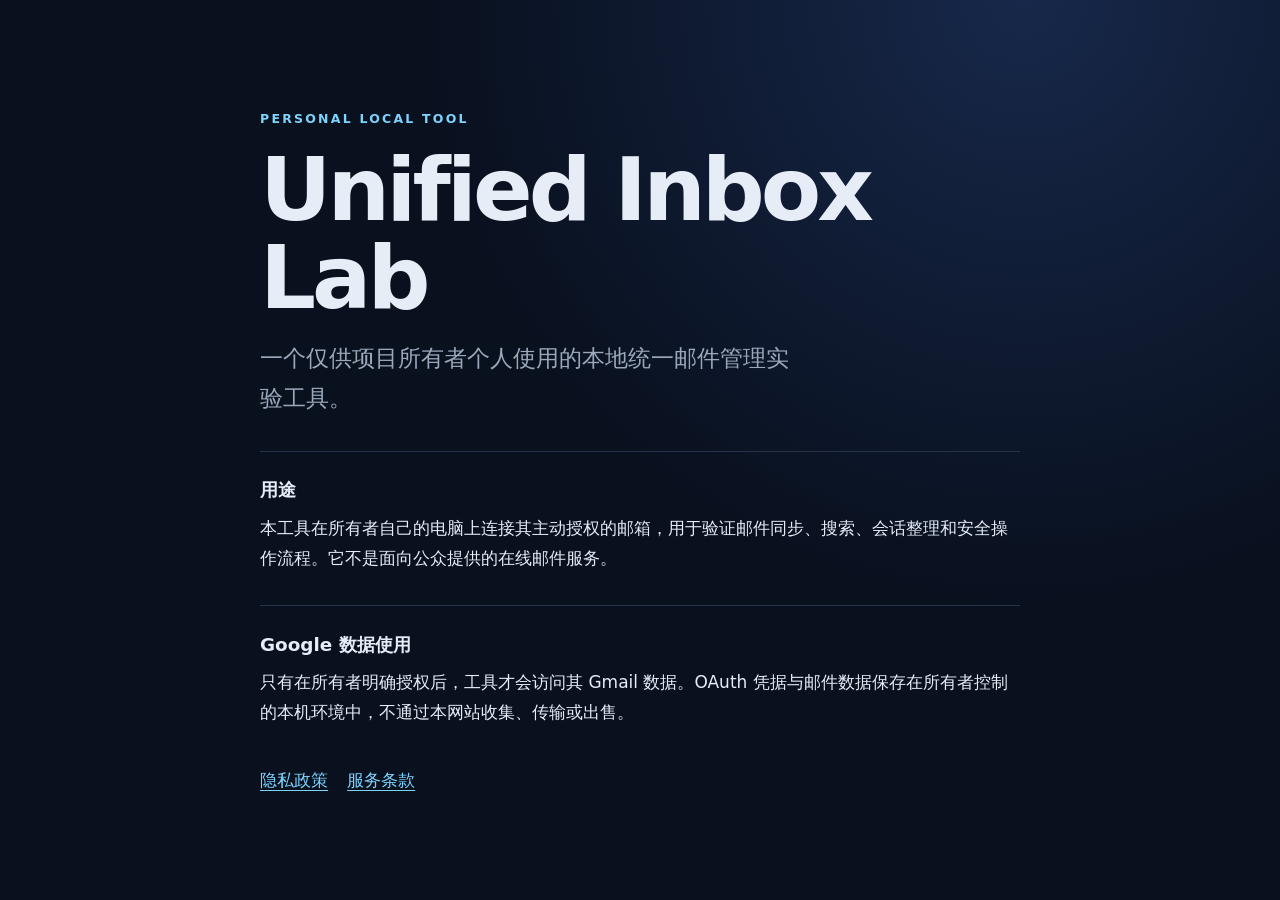
<file: index.html>
<!doctype html>
<html lang="zh-CN">
<head>
  <meta charset="utf-8">
  <meta name="viewport" content="width=device-width, initial-scale=1">
  <meta name="description" content="Unified Inbox Lab 是仅供所有者个人使用的本地邮件管理实验工具。">
  <title>Unified Inbox Lab</title>
  <link rel="icon" type="image/svg+xml" href="data:image/svg+xml,%3Csvg xmlns='http://www.w3.org/2000/svg' viewBox='0 0 64 64'%3E%3Crect width='64' height='64' rx='14' fill='%23121a2d'/%3E%3Cpath d='M15 21h34v24H15z' fill='none' stroke='%237dd3fc' stroke-width='4'/%3E%3Cpath d='m17 23 15 12 15-12' fill='none' stroke='%237dd3fc' stroke-width='4'/%3E%3C/svg%3E">
  <link rel="stylesheet" href="styles.css">
</head>
<body>
  <main>
    <p class="eyebrow">PERSONAL LOCAL TOOL</p>
    <h1>Unified Inbox Lab</h1>
    <p class="lead">一个仅供项目所有者个人使用的本地统一邮件管理实验工具。</p>
    <section>
      <h2>用途</h2>
      <p>本工具在所有者自己的电脑上连接其主动授权的邮箱，用于验证邮件同步、搜索、会话整理和安全操作流程。它不是面向公众提供的在线邮件服务。</p>
    </section>
    <section>
      <h2>Google 数据使用</h2>
      <p>只有在所有者明确授权后，工具才会访问其 Gmail 数据。OAuth 凭据与邮件数据保存在所有者控制的本机环境中，不通过本网站收集、传输或出售。</p>
    </section>
    <nav aria-label="法律信息">
      <a href="privacy.html">隐私政策</a>
      <a href="terms.html">服务条款</a>
    </nav>
  </main>
</body>
</html>
</file>
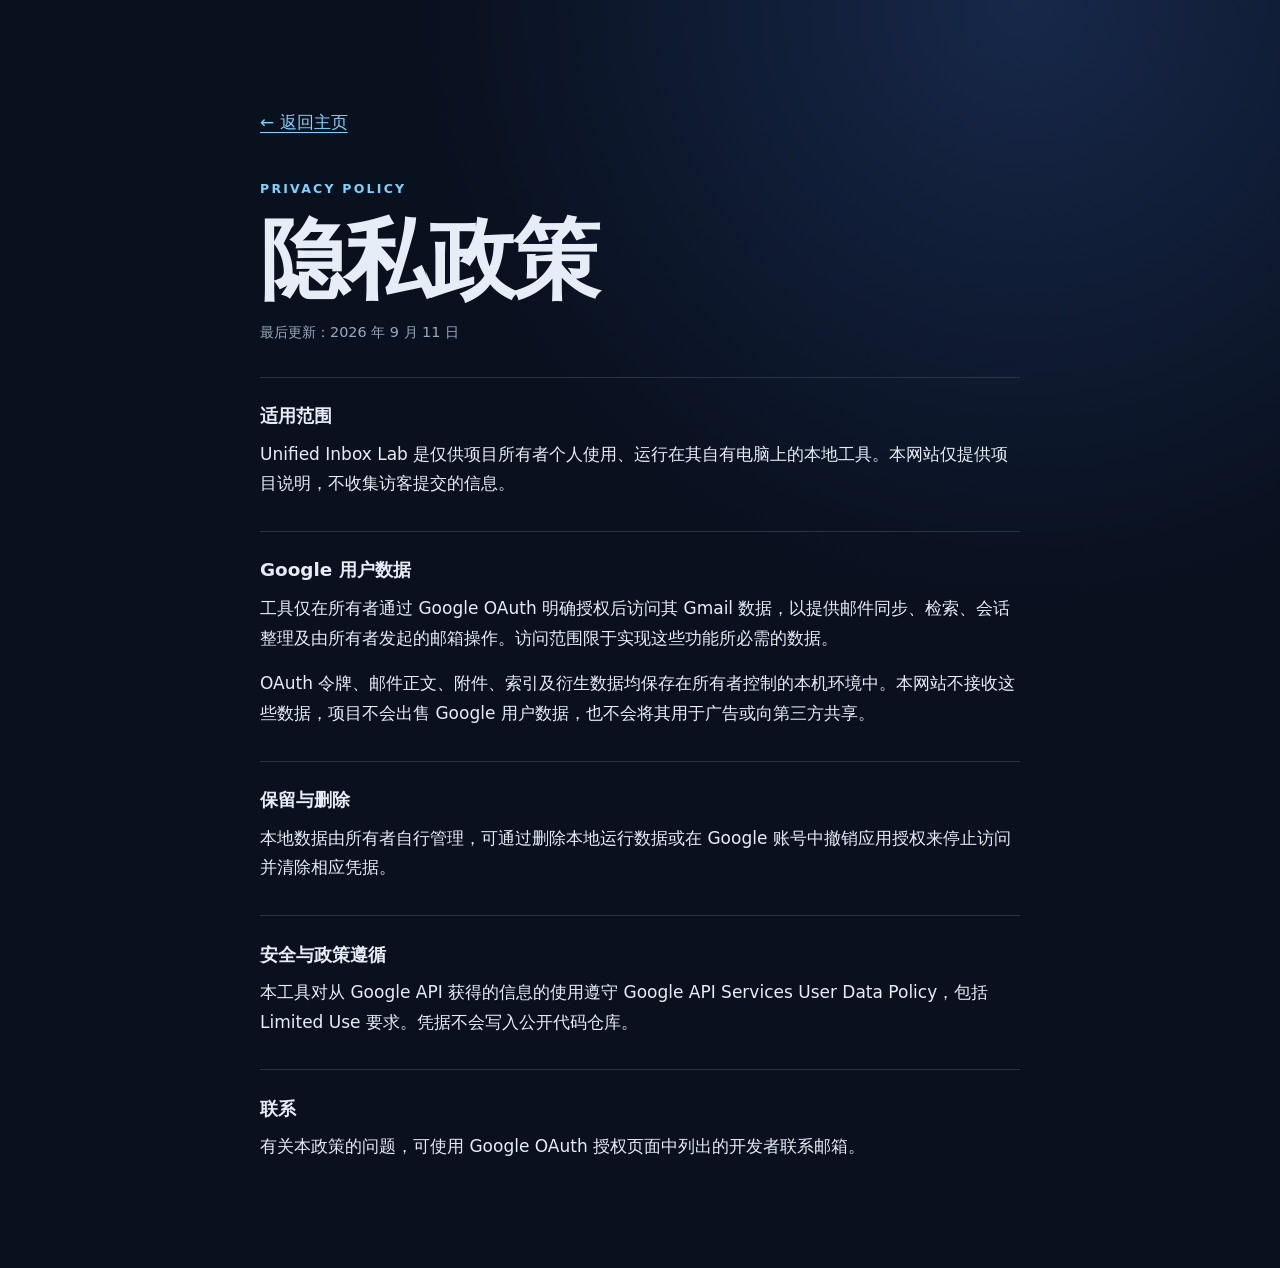
<file: privacy.html>
<!doctype html>
<html lang="zh-CN">
<head>
  <meta charset="utf-8">
  <meta name="viewport" content="width=device-width, initial-scale=1">
  <meta name="description" content="Unified Inbox Lab 隐私政策">
  <title>隐私政策 · Unified Inbox Lab</title>
  <link rel="stylesheet" href="styles.css">
</head>
<body>
  <main>
    <a class="back" href="index.html">← 返回主页</a>
    <p class="eyebrow">PRIVACY POLICY</p>
    <h1>隐私政策</h1>
    <p class="meta">最后更新：2026 年 9 月 11 日</p>
    <section>
      <h2>适用范围</h2>
      <p>Unified Inbox Lab 是仅供项目所有者个人使用、运行在其自有电脑上的本地工具。本网站仅提供项目说明，不收集访客提交的信息。</p>
    </section>
    <section>
      <h2>Google 用户数据</h2>
      <p>工具仅在所有者通过 Google OAuth 明确授权后访问其 Gmail 数据，以提供邮件同步、检索、会话整理及由所有者发起的邮箱操作。访问范围限于实现这些功能所必需的数据。</p>
      <p>OAuth 令牌、邮件正文、附件、索引及衍生数据均保存在所有者控制的本机环境中。本网站不接收这些数据，项目不会出售 Google 用户数据，也不会将其用于广告或向第三方共享。</p>
    </section>
    <section>
      <h2>保留与删除</h2>
      <p>本地数据由所有者自行管理，可通过删除本地运行数据或在 Google 账号中撤销应用授权来停止访问并清除相应凭据。</p>
    </section>
    <section>
      <h2>安全与政策遵循</h2>
      <p>本工具对从 Google API 获得的信息的使用遵守 Google API Services User Data Policy，包括 Limited Use 要求。凭据不会写入公开代码仓库。</p>
    </section>
    <section>
      <h2>联系</h2>
      <p>有关本政策的问题，可使用 Google OAuth 授权页面中列出的开发者联系邮箱。</p>
    </section>
  </main>
</body>
</html>
</file>
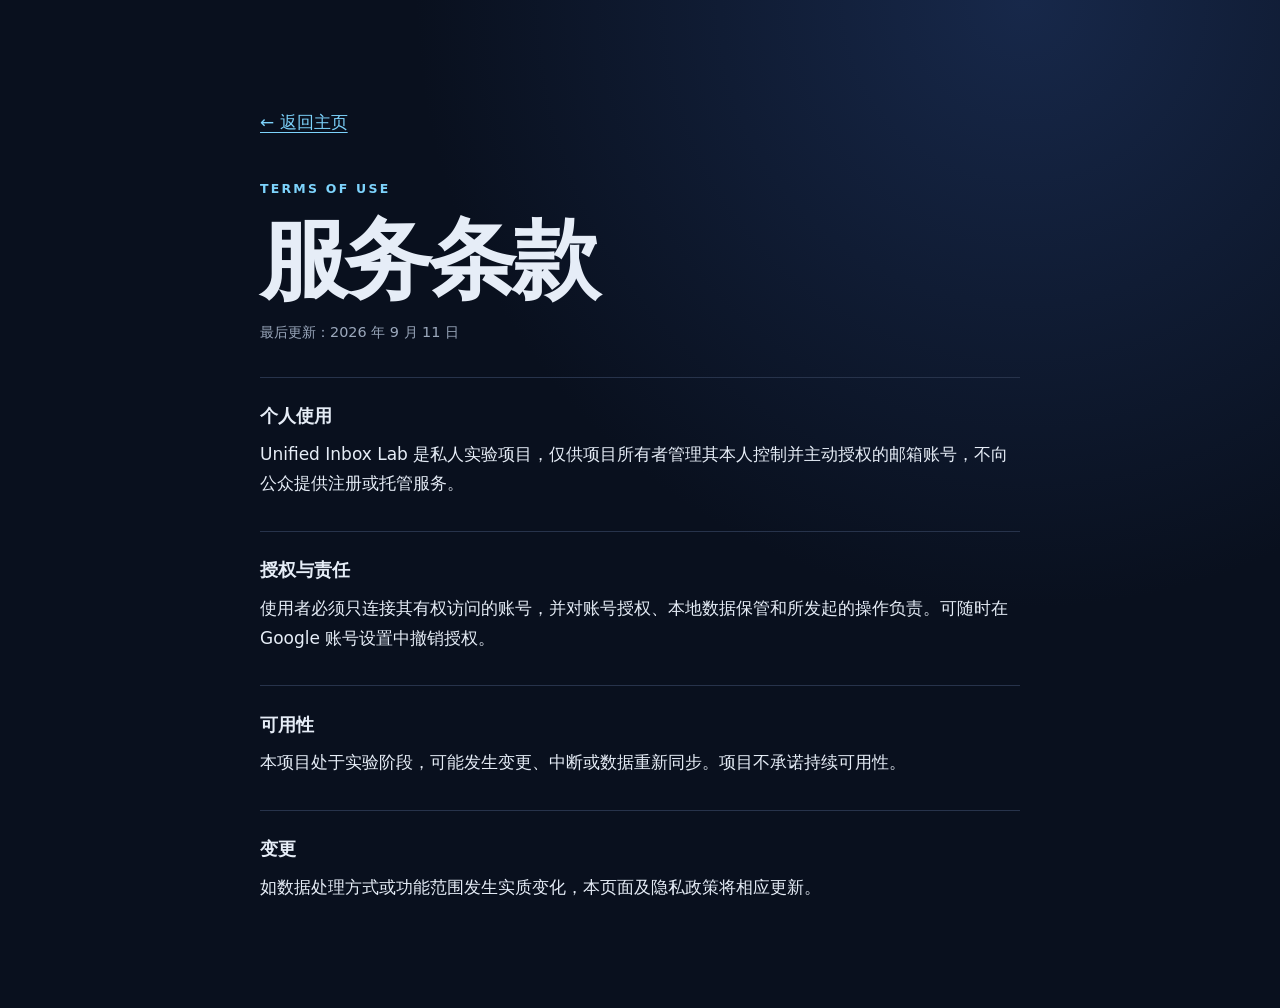
<file: terms.html>
<!doctype html>
<html lang="zh-CN">
<head>
  <meta charset="utf-8">
  <meta name="viewport" content="width=device-width, initial-scale=1">
  <meta name="description" content="Unified Inbox Lab 服务条款">
  <title>服务条款 · Unified Inbox Lab</title>
  <link rel="stylesheet" href="styles.css">
</head>
<body>
  <main>
    <a class="back" href="index.html">← 返回主页</a>
    <p class="eyebrow">TERMS OF USE</p>
    <h1>服务条款</h1>
    <p class="meta">最后更新：2026 年 9 月 11 日</p>
    <section>
      <h2>个人使用</h2>
      <p>Unified Inbox Lab 是私人实验项目，仅供项目所有者管理其本人控制并主动授权的邮箱账号，不向公众提供注册或托管服务。</p>
    </section>
    <section>
      <h2>授权与责任</h2>
      <p>使用者必须只连接其有权访问的账号，并对账号授权、本地数据保管和所发起的操作负责。可随时在 Google 账号设置中撤销授权。</p>
    </section>
    <section>
      <h2>可用性</h2>
      <p>本项目处于实验阶段，可能发生变更、中断或数据重新同步。项目不承诺持续可用性。</p>
    </section>
    <section>
      <h2>变更</h2>
      <p>如数据处理方式或功能范围发生实质变化，本页面及隐私政策将相应更新。</p>
    </section>
  </main>
</body>
</html>
</file>
<file: styles.css>
:root {
  color-scheme: dark;
  --bg: #09101e;
  --panel: #121a2d;
  --text: #e6edf7;
  --muted: #9ba8bc;
  --accent: #7dd3fc;
  --line: #27334b;
}
* { box-sizing: border-box; }
body {
  margin: 0;
  min-height: 100vh;
  background: radial-gradient(circle at 80% 0%, #17284a 0, transparent 38rem), var(--bg);
  color: var(--text);
  font: 17px/1.75 system-ui, -apple-system, BlinkMacSystemFont, "Segoe UI", sans-serif;
}
main { width: min(760px, calc(100% - 40px)); margin: 0 auto; padding: 12vh 0 10vh; }
.eyebrow { color: var(--accent); font-size: .78rem; font-weight: 700; letter-spacing: .18em; }
h1 { margin: .2rem 0 1rem; font-size: clamp(2.5rem, 8vw, 5.5rem); line-height: 1; letter-spacing: -.045em; }
h2 { margin: 0 0 .45rem; font-size: 1.15rem; }
p { margin: 0 0 1rem; }
.lead { max-width: 34rem; color: var(--muted); font-size: clamp(1.15rem, 3vw, 1.45rem); }
.meta { color: var(--muted); font-size: .9rem; }
section { margin-top: 2rem; padding-top: 1.4rem; border-top: 1px solid var(--line); }
nav { display: flex; gap: 1.2rem; margin-top: 2.4rem; }
a { color: var(--accent); text-underline-offset: .22em; }
.back { display: inline-block; margin-bottom: 2.5rem; }
@media (max-width: 520px) { main { width: min(100% - 28px, 760px); padding-top: 8vh; } }
</file>
